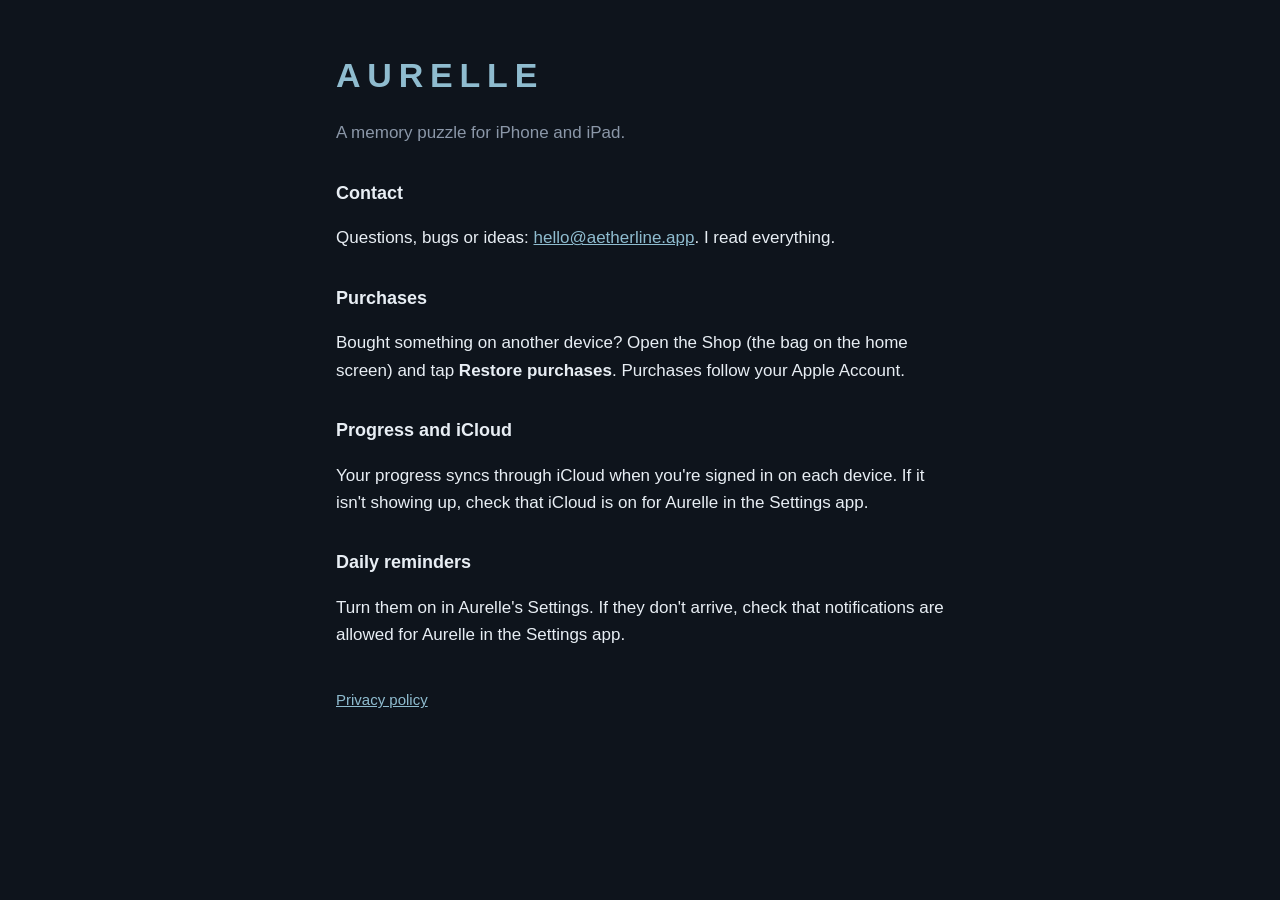
<file: index.html>
<!doctype html>
<html lang="en">
<head>
<meta charset="utf-8">
<meta name="viewport" content="width=device-width, initial-scale=1">
<title>Aurelle Support</title>
<link rel="stylesheet" href="style.css">
</head>
<body>
<main>
<h1>AURELLE</h1>
<p class="dim">A memory puzzle for iPhone and iPad.</p>

<h2>Contact</h2>
<p>Questions, bugs or ideas: <a href="mailto:hello@aetherline.app">hello@aetherline.app</a>. I read everything.</p>

<h2>Purchases</h2>
<p>Bought something on another device? Open the Shop (the bag on the home screen) and tap <b>Restore purchases</b>. Purchases follow your Apple Account.</p>

<h2>Progress and iCloud</h2>
<p>Your progress syncs through iCloud when you're signed in on each device. If it isn't showing up, check that iCloud is on for Aurelle in the Settings app.</p>

<h2>Daily reminders</h2>
<p>Turn them on in Aurelle's Settings. If they don't arrive, check that notifications are allowed for Aurelle in the Settings app.</p>

<nav><a href="privacy.html">Privacy policy</a></nav>
</main>
</body>
</html>
</file>
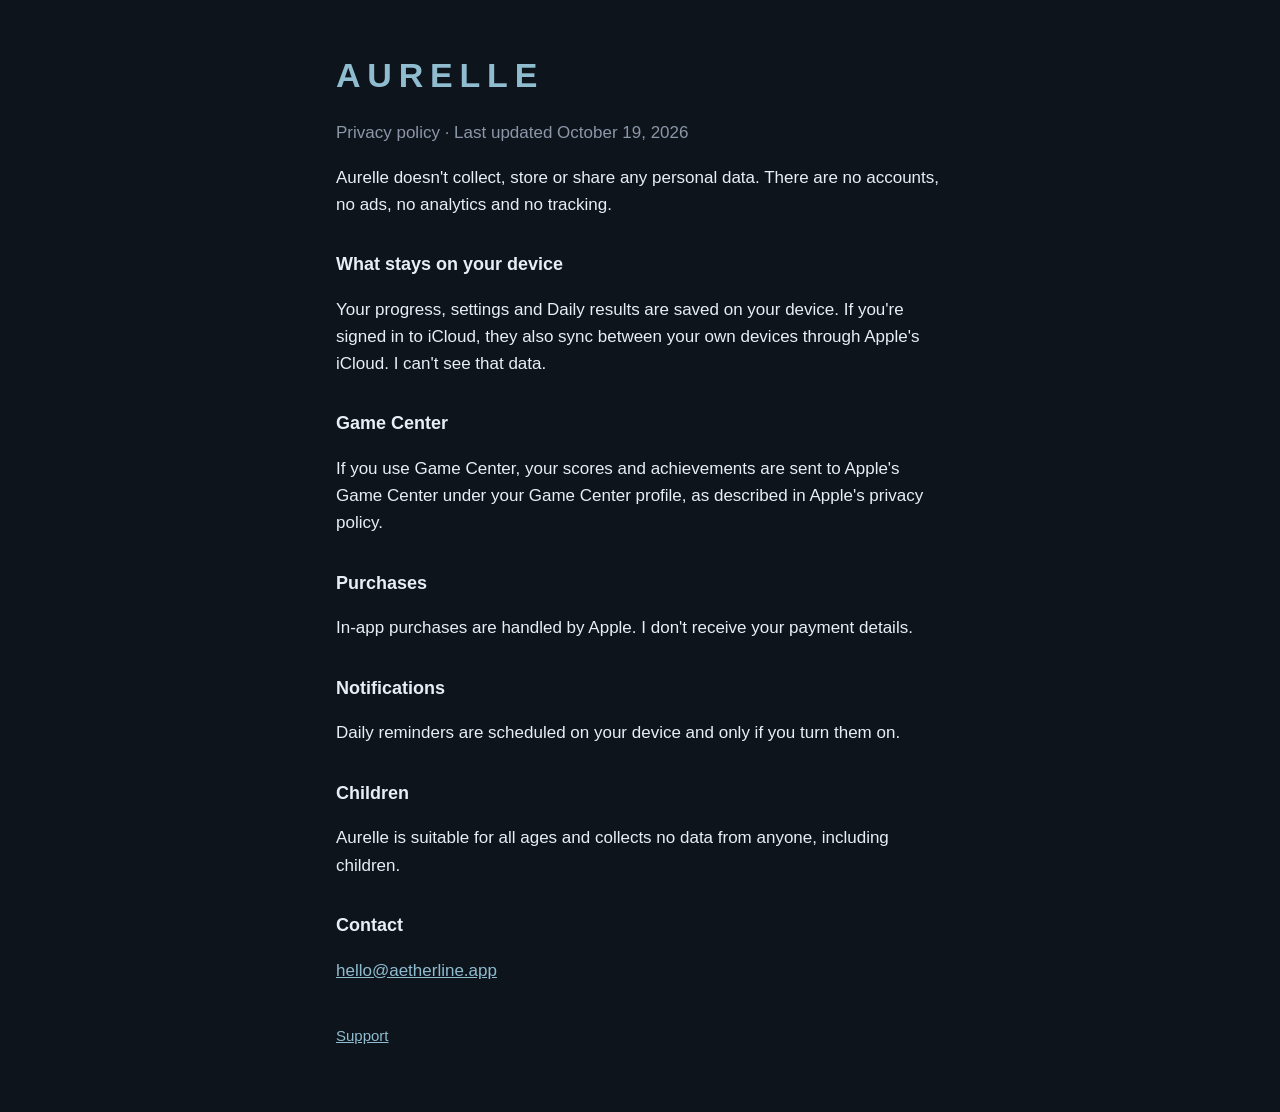
<file: privacy.html>
<!doctype html>
<html lang="en">
<head>
<meta charset="utf-8">
<meta name="viewport" content="width=device-width, initial-scale=1">
<title>Aurelle Privacy</title>
<link rel="stylesheet" href="style.css">
</head>
<body>
<main>
<h1>AURELLE</h1>
<p class="dim">Privacy policy · Last updated October 19, 2026</p>

<p>Aurelle doesn't collect, store or share any personal data. There are no accounts, no ads, no analytics and no tracking.</p>

<h2>What stays on your device</h2>
<p>Your progress, settings and Daily results are saved on your device. If you're signed in to iCloud, they also sync between your own devices through Apple's iCloud. I can't see that data.</p>

<h2>Game Center</h2>
<p>If you use Game Center, your scores and achievements are sent to Apple's Game Center under your Game Center profile, as described in Apple's privacy policy.</p>

<h2>Purchases</h2>
<p>In-app purchases are handled by Apple. I don't receive your payment details.</p>

<h2>Notifications</h2>
<p>Daily reminders are scheduled on your device and only if you turn them on.</p>

<h2>Children</h2>
<p>Aurelle is suitable for all ages and collects no data from anyone, including children.</p>

<h2>Contact</h2>
<p><a href="mailto:hello@aetherline.app">hello@aetherline.app</a></p>

<nav><a href="index.html">Support</a></nav>
</main>
</body>
</html>
</file>
<file: style.css>
:root { --bg: #0E141C; --tile: #1A2330; --ink: #E8EEF4; --dim: #8B97A8; --accent: #8FBCCF; }
* { box-sizing: border-box; }
body { margin: 0; background: var(--bg); color: var(--ink); font: 17px/1.6 -apple-system, BlinkMacSystemFont, "Segoe UI", sans-serif; }
main { max-width: 640px; margin: 0 auto; padding: 48px 16px 64px; }
h1 { letter-spacing: 0.2em; font-weight: 700; color: var(--accent); margin: 0 0 4px; }
h2 { font-size: 18px; margin-top: 32px; }
p, li { color: var(--ink); }
.dim { color: var(--dim); }
a { color: var(--accent); }
nav { margin-top: 40px; font-size: 15px; }
</file>
